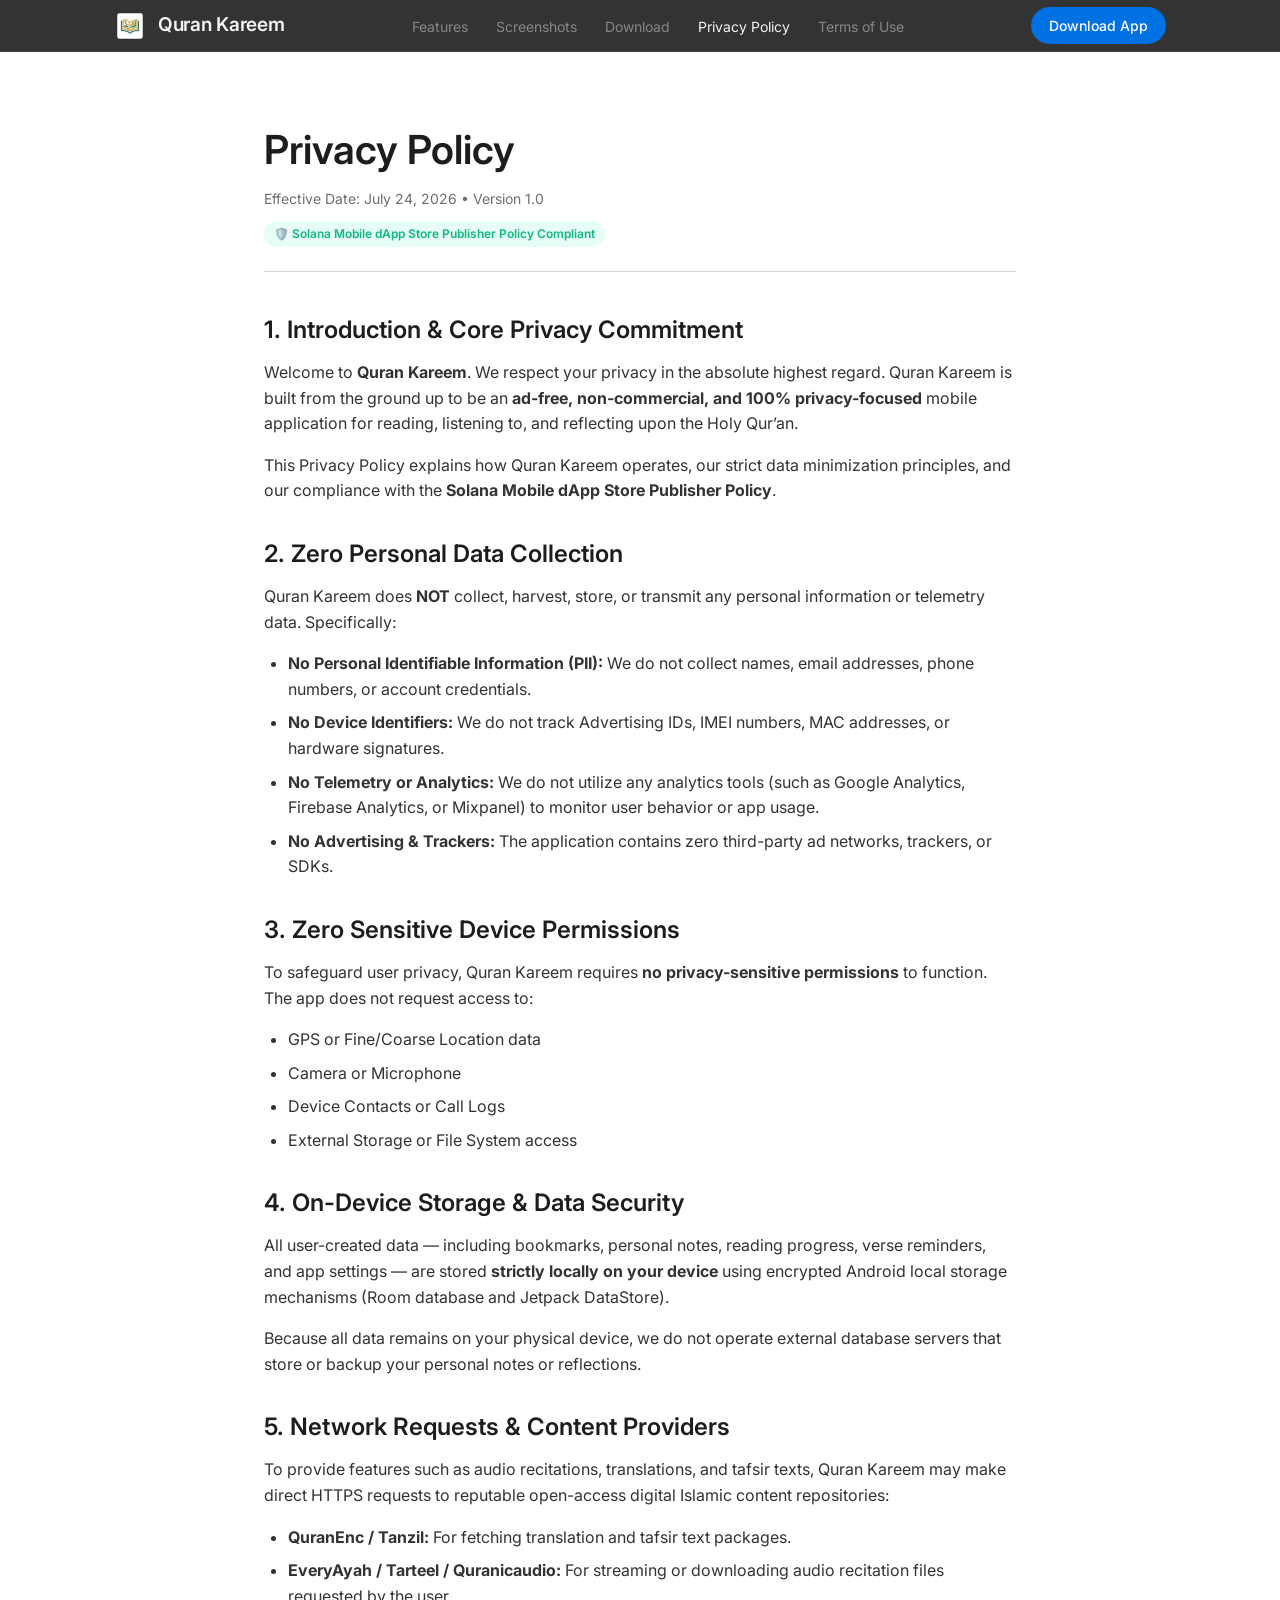
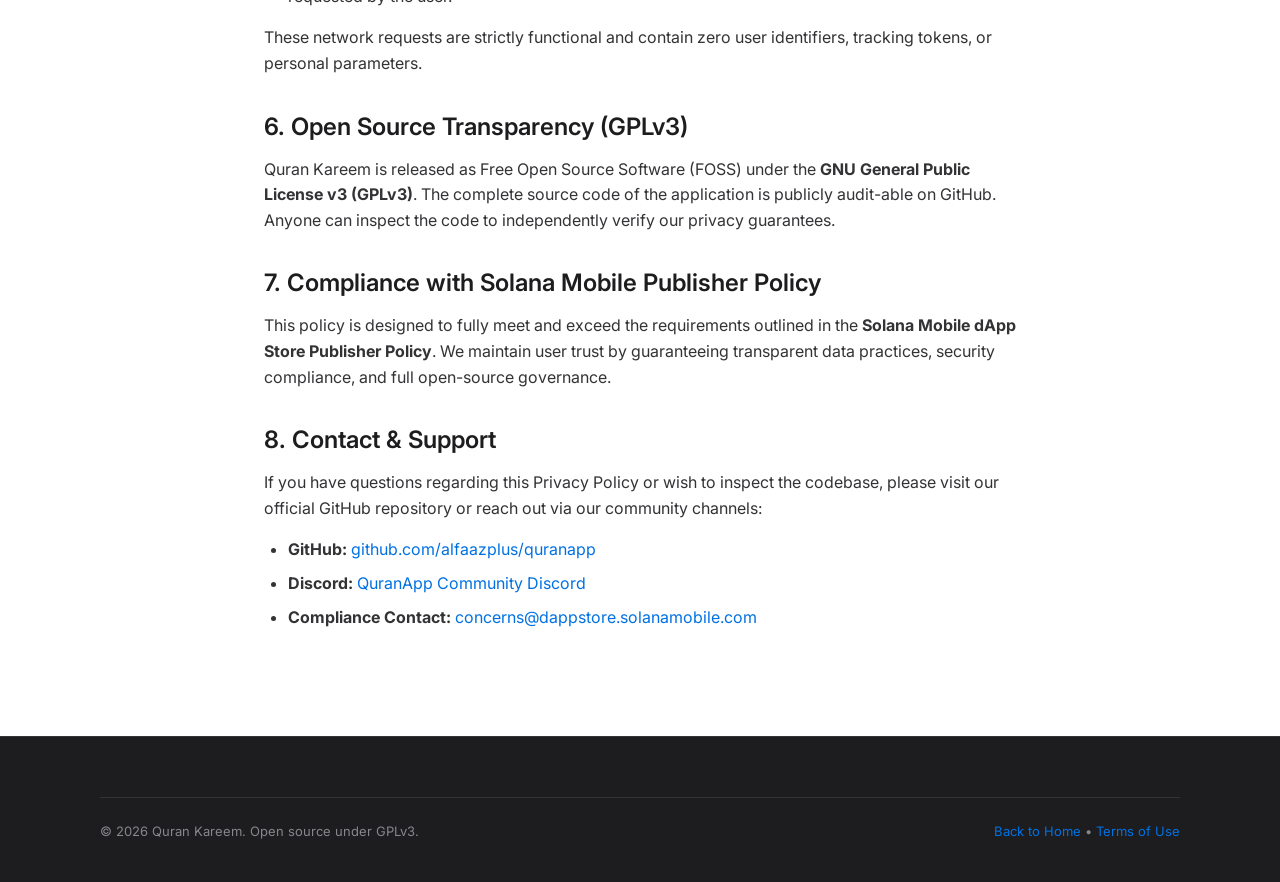
<file: privacy.html>
<!DOCTYPE html>
<html lang="en">
<head>
  <meta charset="UTF-8">
  <meta name="viewport" content="width=device-width, initial-scale=1.0">
  <title>Privacy Policy — Quran Kareem</title>
  <meta name="description" content="Privacy Policy for Quran Kareem mobile application. 100% ad-free, no tracking, and fully compliant with Solana Mobile dApp Store Publisher Policy.">
  
  <link rel="icon" type="image/webp" href="assets/logo.webp">
  <link rel="stylesheet" href="css/style.css">
</head>
<body>

  <!-- Glassmorphism Navigation Bar -->
  <header class="header-glass">
    <div class="nav-container">
      <a href="index.html" class="nav-brand">
        <img src="assets/logo.webp" alt="Quran Kareem Logo">
        <span>Quran Kareem</span>
      </a>
      <ul class="nav-links">
        <li><a href="index.html#features">Features</a></li>
        <li><a href="index.html#screenshots">Screenshots</a></li>
        <li><a href="index.html#download">Download</a></li>
        <li><a href="privacy.html" class="active">Privacy Policy</a></li>
        <li><a href="terms.html">Terms of Use</a></li>
      </ul>
      <a href="index.html#download" class="btn-pill">Download App</a>
    </div>
  </header>

  <!-- Document Body -->
  <main class="doc-page">
    <div class="doc-container">
      <div class="doc-header">
        <h1 class="doc-title">Privacy Policy</h1>
        <div class="doc-meta">
          <span>Effective Date: July 24, 2026</span> • <span>Version 1.0</span>
        </div>
        <div class="badge-solana">
          🛡️ Solana Mobile dApp Store Publisher Policy Compliant
        </div>
      </div>

      <div class="doc-content">
        <h2>1. Introduction & Core Privacy Commitment</h2>
        <p>
          Welcome to <strong>Quran Kareem</strong>. We respect your privacy in the absolute highest regard. Quran Kareem is built from the ground up to be an <strong>ad-free, non-commercial, and 100% privacy-focused</strong> mobile application for reading, listening to, and reflecting upon the Holy Qur’an.
        </p>
        <p>
          This Privacy Policy explains how Quran Kareem operates, our strict data minimization principles, and our compliance with the <strong>Solana Mobile dApp Store Publisher Policy</strong>.
        </p>

        <h2>2. Zero Personal Data Collection</h2>
        <p>
          Quran Kareem does <strong>NOT</strong> collect, harvest, store, or transmit any personal information or telemetry data. Specifically:
        </p>
        <ul>
          <li><strong>No Personal Identifiable Information (PII):</strong> We do not collect names, email addresses, phone numbers, or account credentials.</li>
          <li><strong>No Device Identifiers:</strong> We do not track Advertising IDs, IMEI numbers, MAC addresses, or hardware signatures.</li>
          <li><strong>No Telemetry or Analytics:</strong> We do not utilize any analytics tools (such as Google Analytics, Firebase Analytics, or Mixpanel) to monitor user behavior or app usage.</li>
          <li><strong>No Advertising & Trackers:</strong> The application contains zero third-party ad networks, trackers, or SDKs.</li>
        </ul>

        <h2>3. Zero Sensitive Device Permissions</h2>
        <p>
          To safeguard user privacy, Quran Kareem requires <strong>no privacy-sensitive permissions</strong> to function. The app does not request access to:
        </p>
        <ul>
          <li>GPS or Fine/Coarse Location data</li>
          <li>Camera or Microphone</li>
          <li>Device Contacts or Call Logs</li>
          <li>External Storage or File System access</li>
        </ul>

        <h2>4. On-Device Storage & Data Security</h2>
        <p>
          All user-created data — including bookmarks, personal notes, reading progress, verse reminders, and app settings — are stored <strong>strictly locally on your device</strong> using encrypted Android local storage mechanisms (Room database and Jetpack DataStore).
        </p>
        <p>
          Because all data remains on your physical device, we do not operate external database servers that store or backup your personal notes or reflections.
        </p>

        <h2>5. Network Requests & Content Providers</h2>
        <p>
          To provide features such as audio recitations, translations, and tafsir texts, Quran Kareem may make direct HTTPS requests to reputable open-access digital Islamic content repositories:
        </p>
        <ul>
          <li><strong>QuranEnc / Tanzil:</strong> For fetching translation and tafsir text packages.</li>
          <li><strong>EveryAyah / Tarteel / Quranicaudio:</strong> For streaming or downloading audio recitation files requested by the user.</li>
        </ul>
        <p>
          These network requests are strictly functional and contain zero user identifiers, tracking tokens, or personal parameters.
        </p>

        <h2>6. Open Source Transparency (GPLv3)</h2>
        <p>
          Quran Kareem is released as Free Open Source Software (FOSS) under the <strong>GNU General Public License v3 (GPLv3)</strong>. The complete source code of the application is publicly audit-able on GitHub. Anyone can inspect the code to independently verify our privacy guarantees.
        </p>

        <h2>7. Compliance with Solana Mobile Publisher Policy</h2>
        <p>
          This policy is designed to fully meet and exceed the requirements outlined in the <strong>Solana Mobile dApp Store Publisher Policy</strong>. We maintain user trust by guaranteeing transparent data practices, security compliance, and full open-source governance.
        </p>

        <h2>8. Contact & Support</h2>
        <p>
          If you have questions regarding this Privacy Policy or wish to inspect the codebase, please visit our official GitHub repository or reach out via our community channels:
        </p>
        <ul>
          <li><strong>GitHub:</strong> <a href="https://github.com/alfaazplus/quranapp" target="_blank">github.com/alfaazplus/quranapp</a></li>
          <li><strong>Discord:</strong> <a href="https://discord.gg/vtutnwzxRb" target="_blank">QuranApp Community Discord</a></li>
          <li><strong>Compliance Contact:</strong> <a href="mailto:concerns@dappstore.solanamobile.com">concerns@dappstore.solanamobile.com</a></li>
        </ul>
      </div>
    </div>
  </main>

  <!-- Footer Section -->
  <footer class="footer-dark">
    <div class="container">
      <div class="footer-bottom">
        <div>&copy; 2026 Quran Kareem. Open source under GPLv3.</div>
        <div><a href="index.html">Back to Home</a> • <a href="terms.html">Terms of Use</a></div>
      </div>
    </div>
  </footer>

</body>
</html>
</file>
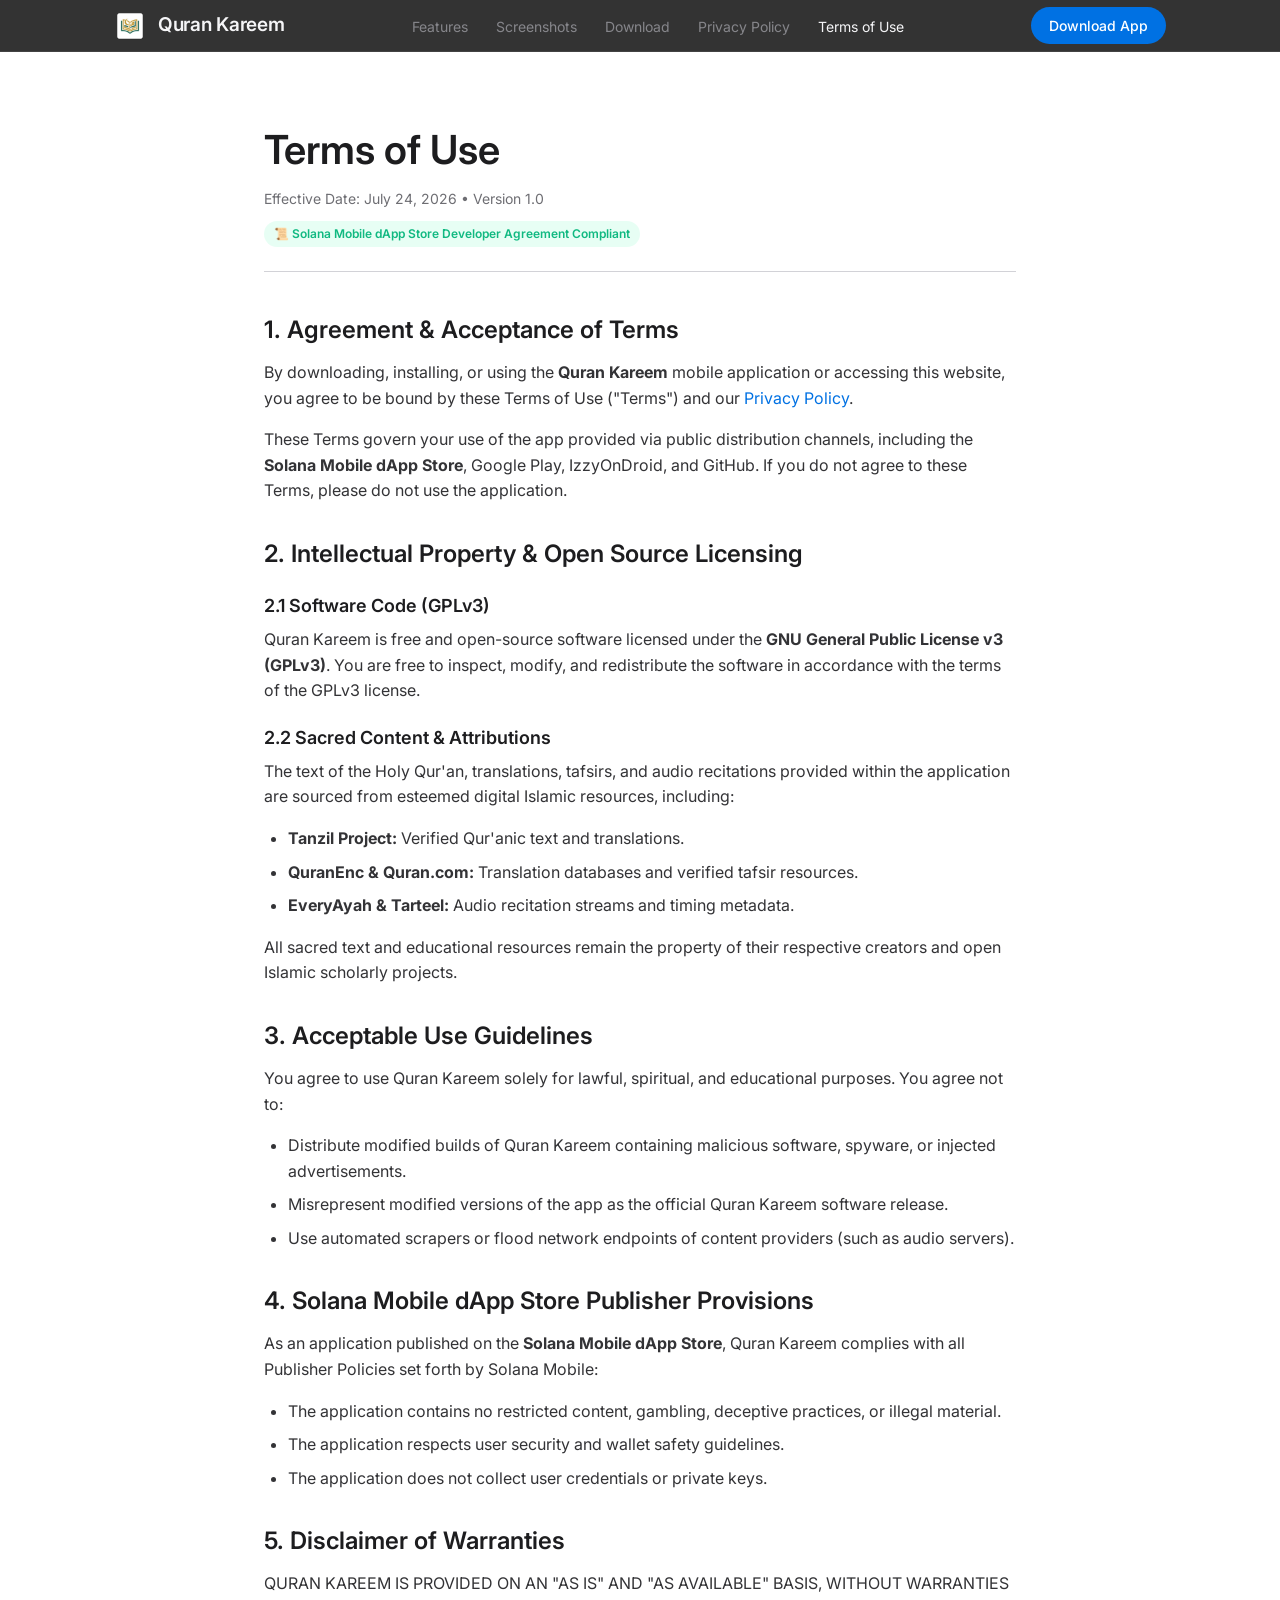
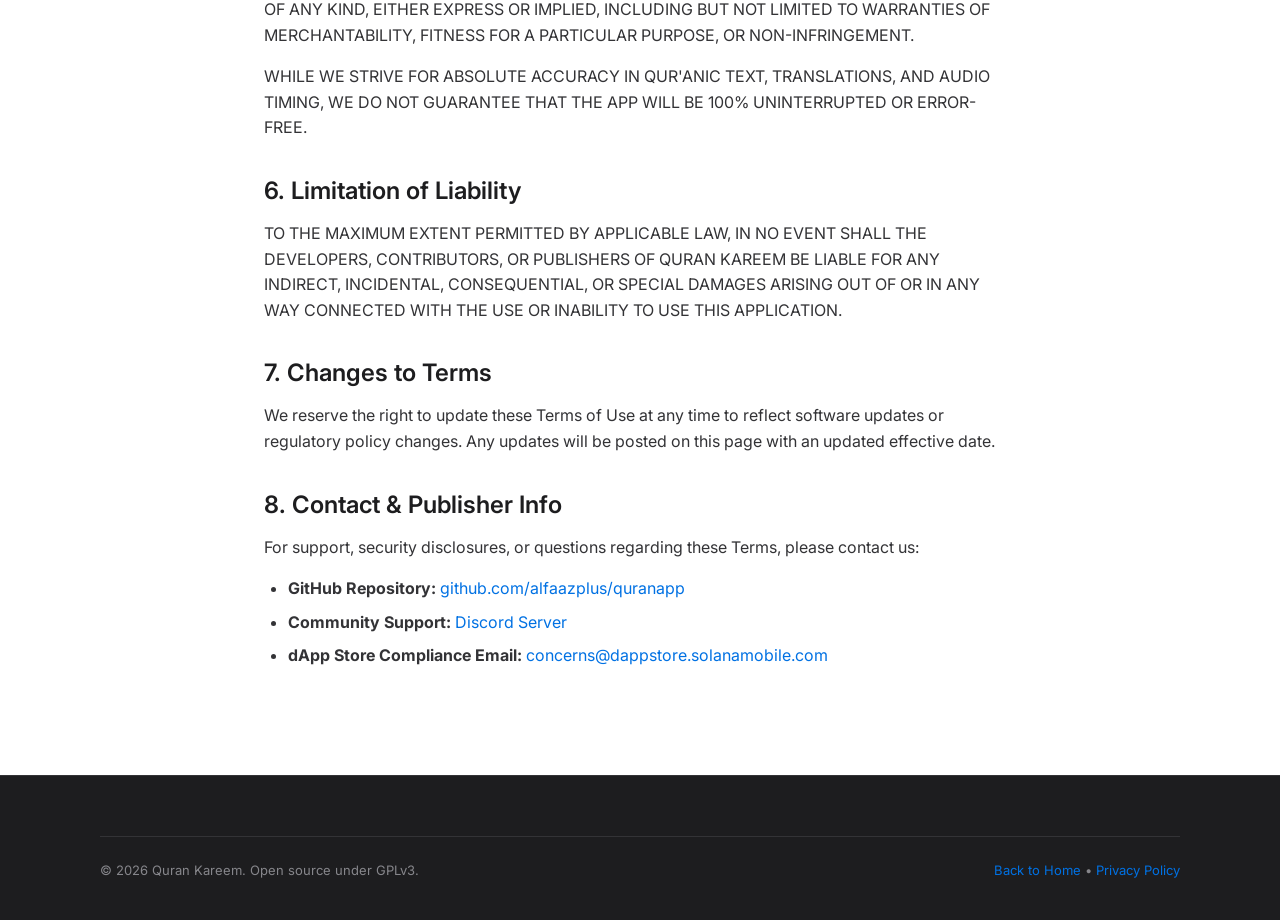
<file: terms.html>
<!DOCTYPE html>
<html lang="en">
<head>
  <meta charset="UTF-8">
  <meta name="viewport" content="width=device-width, initial-scale=1.0">
  <title>Terms of Use — Quran Kareem</title>
  <meta name="description" content="Terms of Use for Quran Kareem mobile application. Fully compliant with Solana Mobile dApp Store Publisher Policy and GPLv3 Open Source License.">
  
  <link rel="icon" type="image/webp" href="assets/logo.webp">
  <link rel="stylesheet" href="css/style.css">
</head>
<body>

  <!-- Glassmorphism Navigation Bar -->
  <header class="header-glass">
    <div class="nav-container">
      <a href="index.html" class="nav-brand">
        <img src="assets/logo.webp" alt="Quran Kareem Logo">
        <span>Quran Kareem</span>
      </a>
      <ul class="nav-links">
        <li><a href="index.html#features">Features</a></li>
        <li><a href="index.html#screenshots">Screenshots</a></li>
        <li><a href="index.html#download">Download</a></li>
        <li><a href="privacy.html">Privacy Policy</a></li>
        <li><a href="terms.html" class="active">Terms of Use</a></li>
      </ul>
      <a href="index.html#download" class="btn-pill">Download App</a>
    </div>
  </header>

  <!-- Document Body -->
  <main class="doc-page">
    <div class="doc-container">
      <div class="doc-header">
        <h1 class="doc-title">Terms of Use</h1>
        <div class="doc-meta">
          <span>Effective Date: July 24, 2026</span> • <span>Version 1.0</span>
        </div>
        <div class="badge-solana">
          📜 Solana Mobile dApp Store Developer Agreement Compliant
        </div>
      </div>

      <div class="doc-content">
        <h2>1. Agreement & Acceptance of Terms</h2>
        <p>
          By downloading, installing, or using the <strong>Quran Kareem</strong> mobile application or accessing this website, you agree to be bound by these Terms of Use ("Terms") and our <a href="privacy.html">Privacy Policy</a>.
        </p>
        <p>
          These Terms govern your use of the app provided via public distribution channels, including the <strong>Solana Mobile dApp Store</strong>, Google Play, IzzyOnDroid, and GitHub. If you do not agree to these Terms, please do not use the application.
        </p>

        <h2>2. Intellectual Property & Open Source Licensing</h2>
        <h3>2.1 Software Code (GPLv3)</h3>
        <p>
          Quran Kareem is free and open-source software licensed under the <strong>GNU General Public License v3 (GPLv3)</strong>. You are free to inspect, modify, and redistribute the software in accordance with the terms of the GPLv3 license.
        </p>

        <h3>2.2 Sacred Content & Attributions</h3>
        <p>
          The text of the Holy Qur'an, translations, tafsirs, and audio recitations provided within the application are sourced from esteemed digital Islamic resources, including:
        </p>
        <ul>
          <li><strong>Tanzil Project:</strong> Verified Qur'anic text and translations.</li>
          <li><strong>QuranEnc & Quran.com:</strong> Translation databases and verified tafsir resources.</li>
          <li><strong>EveryAyah & Tarteel:</strong> Audio recitation streams and timing metadata.</li>
        </ul>
        <p>
          All sacred text and educational resources remain the property of their respective creators and open Islamic scholarly projects.
        </p>

        <h2>3. Acceptable Use Guidelines</h2>
        <p>
          You agree to use Quran Kareem solely for lawful, spiritual, and educational purposes. You agree not to:
        </p>
        <ul>
          <li>Distribute modified builds of Quran Kareem containing malicious software, spyware, or injected advertisements.</li>
          <li>Misrepresent modified versions of the app as the official Quran Kareem software release.</li>
          <li>Use automated scrapers or flood network endpoints of content providers (such as audio servers).</li>
        </ul>

        <h2>4. Solana Mobile dApp Store Publisher Provisions</h2>
        <p>
          As an application published on the <strong>Solana Mobile dApp Store</strong>, Quran Kareem complies with all Publisher Policies set forth by Solana Mobile:
        </p>
        <ul>
          <li>The application contains no restricted content, gambling, deceptive practices, or illegal material.</li>
          <li>The application respects user security and wallet safety guidelines.</li>
          <li>The application does not collect user credentials or private keys.</li>
        </ul>

        <h2>5. Disclaimer of Warranties</h2>
        <p>
          QURAN KAREEM IS PROVIDED ON AN "AS IS" AND "AS AVAILABLE" BASIS, WITHOUT WARRANTIES OF ANY KIND, EITHER EXPRESS OR IMPLIED, INCLUDING BUT NOT LIMITED TO WARRANTIES OF MERCHANTABILITY, FITNESS FOR A PARTICULAR PURPOSE, OR NON-INFRINGEMENT.
        </p>
        <p>
          WHILE WE STRIVE FOR ABSOLUTE ACCURACY IN QUR'ANIC TEXT, TRANSLATIONS, AND AUDIO TIMING, WE DO NOT GUARANTEE THAT THE APP WILL BE 100% UNINTERRUPTED OR ERROR-FREE.
        </p>

        <h2>6. Limitation of Liability</h2>
        <p>
          TO THE MAXIMUM EXTENT PERMITTED BY APPLICABLE LAW, IN NO EVENT SHALL THE DEVELOPERS, CONTRIBUTORS, OR PUBLISHERS OF QURAN KAREEM BE LIABLE FOR ANY INDIRECT, INCIDENTAL, CONSEQUENTIAL, OR SPECIAL DAMAGES ARISING OUT OF OR IN ANY WAY CONNECTED WITH THE USE OR INABILITY TO USE THIS APPLICATION.
        </p>

        <h2>7. Changes to Terms</h2>
        <p>
          We reserve the right to update these Terms of Use at any time to reflect software updates or regulatory policy changes. Any updates will be posted on this page with an updated effective date.
        </p>

        <h2>8. Contact & Publisher Info</h2>
        <p>
          For support, security disclosures, or questions regarding these Terms, please contact us:
        </p>
        <ul>
          <li><strong>GitHub Repository:</strong> <a href="https://github.com/alfaazplus/quranapp" target="_blank">github.com/alfaazplus/quranapp</a></li>
          <li><strong>Community Support:</strong> <a href="https://discord.gg/vtutnwzxRb" target="_blank">Discord Server</a></li>
          <li><strong>dApp Store Compliance Email:</strong> <a href="mailto:concerns@dappstore.solanamobile.com">concerns@dappstore.solanamobile.com</a></li>
        </ul>
      </div>
    </div>
  </main>

  <!-- Footer Section -->
  <footer class="footer-dark">
    <div class="container">
      <div class="footer-bottom">
        <div>&copy; 2026 Quran Kareem. Open source under GPLv3.</div>
        <div><a href="index.html">Back to Home</a> • <a href="privacy.html">Privacy Policy</a></div>
      </div>
    </div>
  </footer>

</body>
</html>
</file>
<file: css/style.css>
/* Quran Kareem - Apple Inspired Design System (Design.md) */

@import url('https://fonts.googleapis.com/css2?family=Inter:wght@300;400;500;600;700&family=Amiri:wght@400;700&display=swap');

:root {
  /* Apple Design System Tokens */
  --color-primary: #0071e3;
  --color-primary-hover: #0077ed;
  --color-primary-dark: #2997ff;
  
  --color-bg-dark: #000000;
  --color-bg-light: #f5f5f7;
  --color-bg-white: #ffffff;
  
  --color-surface-dark: #1d1d1f;
  --color-surface-elevated: #272729;
  --color-surface-light: #f5f5f7;
  
  --color-text-dark-primary: #f5f5f7;
  --color-text-dark-secondary: #86868b;
  --color-text-light-primary: #1d1d1f;
  --color-text-light-secondary: #6e6e73;
  
  --color-border-dark: #333336;
  --color-border-light: #d2d2d7;
  
  --font-sans: "Inter", -apple-system, BlinkMacSystemFont, "SF Pro Text", "SF Pro Display", sans-serif;
  --font-arabic: "Amiri", serif;
  
  --radius-sm: 5px;
  --radius-md: 8px;
  --radius-lg: 12px;
  --radius-pill: 980px;
  --radius-full: 9999px;
  
  --shadow-card: 0 4px 20px rgba(0, 0, 0, 0.08);
  --shadow-card-hover: 0 12px 36px rgba(0, 0, 0, 0.16);
  --shadow-phone: 0 25px 60px rgba(0, 0, 0, 0.4);
  
  --nav-height: 52px;
  --transition-fast: 0.2s cubic-bezier(0.16, 1, 0.3, 1);
  --transition-normal: 0.3s cubic-bezier(0.16, 1, 0.3, 1);
}

/* Reset & Core Base Styles */
* {
  box-sizing: border-box;
  margin: 0;
  padding: 0;
}

html {
  scroll-behavior: smooth;
  font-family: var(--font-sans);
  background-color: var(--color-bg-dark);
  color: var(--color-text-dark-primary);
  -webkit-font-smoothing: antialiased;
}

body {
  overflow-x: hidden;
  line-height: 1.5;
}

a {
  color: var(--color-primary);
  text-decoration: none;
  transition: opacity var(--transition-fast);
}

a:hover {
  opacity: 0.88;
}

/* Glassmorphism Header */
.header-glass {
  position: fixed;
  top: 0;
  left: 0;
  width: 100%;
  height: var(--nav-height);
  z-index: 1000;
  background: rgba(0, 0, 0, 0.8);
  backdrop-filter: blur(20px);
  -webkit-backdrop-filter: blur(20px);
  border-bottom: 1px solid rgba(255, 255, 255, 0.08);
  display: flex;
  align-items: center;
}

.nav-container {
  max-width: 1100px;
  width: 100%;
  margin: 0 auto;
  padding: 0 24px;
  display: flex;
  justify-content: space-between;
  align-items: center;
}

.nav-brand {
  display: flex;
  align-items: center;
  gap: 12px;
  font-weight: 600;
  font-size: 19px;
  color: var(--color-text-dark-primary);
  letter-spacing: -0.015em;
}

.nav-brand img {
  width: 32px;
  height: 32px;
  border-radius: var(--radius-sm);
}

.nav-links {
  display: flex;
  align-items: center;
  gap: 28px;
  list-style: none;
}

.nav-links a {
  color: var(--color-text-dark-secondary);
  font-size: 14px;
  font-weight: 400;
  transition: color var(--transition-fast);
}

.nav-links a:hover,
.nav-links a.active {
  color: var(--color-text-dark-primary);
}

.btn-pill {
  display: inline-flex;
  align-items: center;
  justify-content: center;
  padding: 8px 18px;
  border-radius: var(--radius-pill);
  background-color: var(--color-primary);
  color: #ffffff !important;
  font-size: 14px;
  font-weight: 500;
  border: none;
  cursor: pointer;
  transition: all var(--transition-fast);
}

.btn-pill:hover {
  background-color: var(--color-primary-hover);
  transform: scale(1.02);
  opacity: 1;
}

.btn-pill-secondary {
  background-color: rgba(255, 255, 255, 0.12);
  color: var(--color-text-dark-primary) !important;
  backdrop-filter: blur(10px);
}

.btn-pill-secondary:hover {
  background-color: rgba(255, 255, 255, 0.2);
}

.btn-pill-outline {
  background-color: transparent;
  border: 1px solid var(--color-primary);
  color: var(--color-primary) !important;
}

.btn-pill-outline:hover {
  background-color: var(--color-primary);
  color: #ffffff !important;
}

/* Sections Base & Pacing */
.section {
  padding: 100px 24px;
}

.container {
  max-width: 1080px;
  margin: 0 auto;
}

/* Hero Section (Cinematic Dark #000000) */
.hero-section {
  padding-top: 140px;
  padding-bottom: 90px;
  text-align: center;
  background-color: var(--color-bg-dark);
}

.hero-badge {
  display: inline-flex;
  align-items: center;
  gap: 8px;
  padding: 6px 14px;
  border-radius: var(--radius-full);
  background-color: rgba(0, 113, 227, 0.15);
  color: var(--color-primary-dark);
  font-size: 13px;
  font-weight: 500;
  margin-bottom: 24px;
}

.hero-title {
  font-size: 56px;
  font-weight: 600;
  letter-spacing: -0.02em;
  line-height: 1.08;
  max-width: 820px;
  margin: 0 auto 20px;
  background: linear-gradient(180deg, #ffffff 0%, #a1a1a6 100%);
  -webkit-background-clip: text;
  -webkit-text-fill-color: transparent;
}

.hero-subtitle {
  font-size: 21px;
  font-weight: 400;
  color: var(--color-text-dark-secondary);
  max-width: 660px;
  margin: 0 auto 36px;
  line-height: 1.45;
}

.hero-ctas {
  display: flex;
  justify-content: center;
  align-items: center;
  gap: 16px;
  margin-bottom: 60px;
  flex-wrap: wrap;
}

.hero-mockup-frame {
  position: relative;
  max-width: 320px;
  margin: 0 auto;
  border-radius: 40px;
  padding: 12px;
  background: #1d1d1f;
  box-shadow: 0 0 0 2px #333336, var(--shadow-phone);
}

.hero-mockup-screen {
  width: 100%;
  border-radius: 30px;
  overflow: hidden;
  display: block;
}

.hero-mockup-screen img {
  width: 100%;
  height: auto;
  display: block;
}

/* Features Grid Section (Light Section #f5f5f7) */
.features-section {
  background-color: var(--color-bg-light);
  color: var(--color-text-light-primary);
}

.section-header {
  text-align: center;
  margin-bottom: 60px;
}

.section-tag {
  font-size: 14px;
  font-weight: 600;
  color: var(--color-primary);
  text-transform: uppercase;
  letter-spacing: 0.05em;
  margin-bottom: 12px;
  display: block;
}

.section-title {
  font-size: 40px;
  font-weight: 600;
  letter-spacing: -0.015em;
  line-height: 1.15;
  margin-bottom: 16px;
}

.section-title.dark-text {
  color: var(--color-text-light-primary);
}

.section-subtitle {
  font-size: 19px;
  color: var(--color-text-light-secondary);
  max-width: 600px;
  margin: 0 auto;
}

.grid-3 {
  display: grid;
  grid-template-columns: repeat(auto-fit, minmax(300px, 1fr));
  gap: 24px;
}

.card-feature {
  background: var(--color-bg-white);
  padding: 32px;
  border-radius: var(--radius-lg);
  transition: transform var(--transition-normal), box-shadow var(--transition-normal);
}

.card-feature:hover {
  transform: translateY(-4px);
  box-shadow: var(--shadow-card-hover);
}

.feature-icon {
  width: 52px;
  height: 52px;
  border-radius: var(--radius-md);
  background-color: rgba(0, 113, 227, 0.08);
  display: flex;
  align-items: center;
  justify-content: center;
  font-size: 24px;
  margin-bottom: 20px;
  color: var(--color-primary);
}

.card-feature h3 {
  font-size: 21px;
  font-weight: 600;
  margin-bottom: 10px;
  color: var(--color-text-light-primary);
}

.card-feature p {
  font-size: 16px;
  color: var(--color-text-light-secondary);
  line-height: 1.5;
}

/* Screenshots Showcase (Dark Section #000000) */
.showcase-section {
  background-color: var(--color-bg-dark);
  color: var(--color-text-dark-primary);
  text-align: center;
}

.screenshots-scroll {
  display: flex;
  gap: 24px;
  overflow-x: auto;
  padding: 20px 10px 40px;
  scroll-snap-type: x mandatory;
  -webkit-overflow-scrolling: touch;
}

.screenshots-scroll::-webkit-scrollbar {
  height: 8px;
}

.screenshots-scroll::-webkit-scrollbar-track {
  background: #111;
  border-radius: 4px;
}

.screenshots-scroll::-webkit-scrollbar-thumb {
  background: #333;
  border-radius: 4px;
}

.screenshot-item {
  scroll-snap-align: center;
  flex: 0 0 260px;
  border-radius: 24px;
  overflow: hidden;
  background: var(--color-surface-dark);
  box-shadow: 0 10px 30px rgba(0,0,0,0.5);
  transition: transform var(--transition-normal);
  cursor: pointer;
}

.screenshot-item:hover {
  transform: scale(1.04);
}

.screenshot-item img {
  width: 100%;
  height: auto;
  display: block;
}

/* Download Section (Light Section #ffffff) */
.download-section {
  background-color: var(--color-bg-white);
  color: var(--color-text-light-primary);
  text-align: center;
}

.download-box {
  background-color: var(--color-bg-light);
  border-radius: var(--radius-lg);
  padding: 60px 32px;
  max-width: 860px;
  margin: 0 auto;
}

.download-box h2 {
  font-size: 36px;
  font-weight: 600;
  margin-bottom: 16px;
  color: var(--color-text-light-primary);
}

.download-box p {
  font-size: 17px;
  color: var(--color-text-light-secondary);
  max-width: 580px;
  margin: 0 auto 36px;
}

.download-buttons {
  display: flex;
  justify-content: center;
  align-items: center;
  gap: 16px;
  flex-wrap: wrap;
}

/* Document Pages (Privacy Policy & Terms) */
.doc-page {
  background-color: var(--color-bg-white);
  color: var(--color-text-light-primary);
  padding-top: 120px;
  padding-bottom: 90px;
  min-height: 100vh;
}

.doc-container {
  max-width: 800px;
  margin: 0 auto;
  padding: 0 24px;
}

.doc-header {
  border-bottom: 1px solid var(--color-border-light);
  padding-bottom: 24px;
  margin-bottom: 40px;
}

.doc-title {
  font-size: 40px;
  font-weight: 600;
  margin-bottom: 8px;
  color: var(--color-text-light-primary);
}

.doc-meta {
  font-size: 14px;
  color: var(--color-text-light-secondary);
}

.doc-content h2 {
  font-size: 24px;
  font-weight: 600;
  margin: 32px 0 12px;
  color: var(--color-text-light-primary);
}

.doc-content h3 {
  font-size: 18px;
  font-weight: 600;
  margin: 20px 0 8px;
  color: var(--color-text-light-primary);
}

.doc-content p, .doc-content ul {
  font-size: 16px;
  line-height: 1.6;
  color: #333336;
  margin-bottom: 16px;
}

.doc-content ul {
  padding-left: 24px;
}

.doc-content li {
  margin-bottom: 8px;
}

.badge-solana {
  display: inline-flex;
  align-items: center;
  gap: 6px;
  padding: 4px 10px;
  border-radius: var(--radius-full);
  background-color: rgba(20, 241, 149, 0.1);
  color: #10b981;
  font-size: 12px;
  font-weight: 600;
  margin-top: 12px;
}

/* Footer Section */
.footer-dark {
  background-color: var(--color-surface-dark);
  color: var(--color-text-dark-secondary);
  padding: 60px 24px 40px;
  border-top: 1px solid var(--color-border-dark);
}

.footer-grid {
  display: grid;
  grid-template-columns: 2fr repeat(3, 1fr);
  gap: 40px;
  margin-bottom: 40px;
}

.footer-col h4 {
  color: var(--color-text-dark-primary);
  font-size: 14px;
  font-weight: 600;
  margin-bottom: 16px;
}

.footer-col ul {
  list-style: none;
}

.footer-col li {
  margin-bottom: 10px;
}

.footer-col a {
  color: var(--color-text-dark-secondary);
  font-size: 14px;
}

.footer-col a:hover {
  color: var(--color-text-dark-primary);
}

.footer-bottom {
  border-top: 1px solid var(--color-border-dark);
  padding-top: 24px;
  display: flex;
  justify-content: space-between;
  align-items: center;
  font-size: 13px;
  flex-wrap: wrap;
  gap: 16px;
}

/* Lightbox Modal */
.modal-lightbox {
  display: none;
  position: fixed;
  top: 0;
  left: 0;
  width: 100%;
  height: 100%;
  z-index: 2000;
  background: rgba(0, 0, 0, 0.9);
  backdrop-filter: blur(15px);
  align-items: center;
  justify-content: center;
}

.modal-lightbox.active {
  display: flex;
}

.modal-content {
  max-width: 380px;
  width: 90%;
  border-radius: 28px;
  overflow: hidden;
  box-shadow: var(--shadow-phone);
}

.modal-content img {
  width: 100%;
  height: auto;
  display: block;
}

.modal-close {
  position: absolute;
  top: 24px;
  right: 24px;
  color: #fff;
  font-size: 32px;
  cursor: pointer;
}

/* Responsive adjustments */
@media (max-width: 768px) {
  .hero-title {
    font-size: 38px;
  }
  .hero-subtitle {
    font-size: 17px;
  }
  .section-title {
    font-size: 30px;
  }
  .nav-links {
    display: none; /* simple mobile view */
  }
  .footer-grid {
    grid-template-columns: 1fr 1fr;
  }
}
</file>
